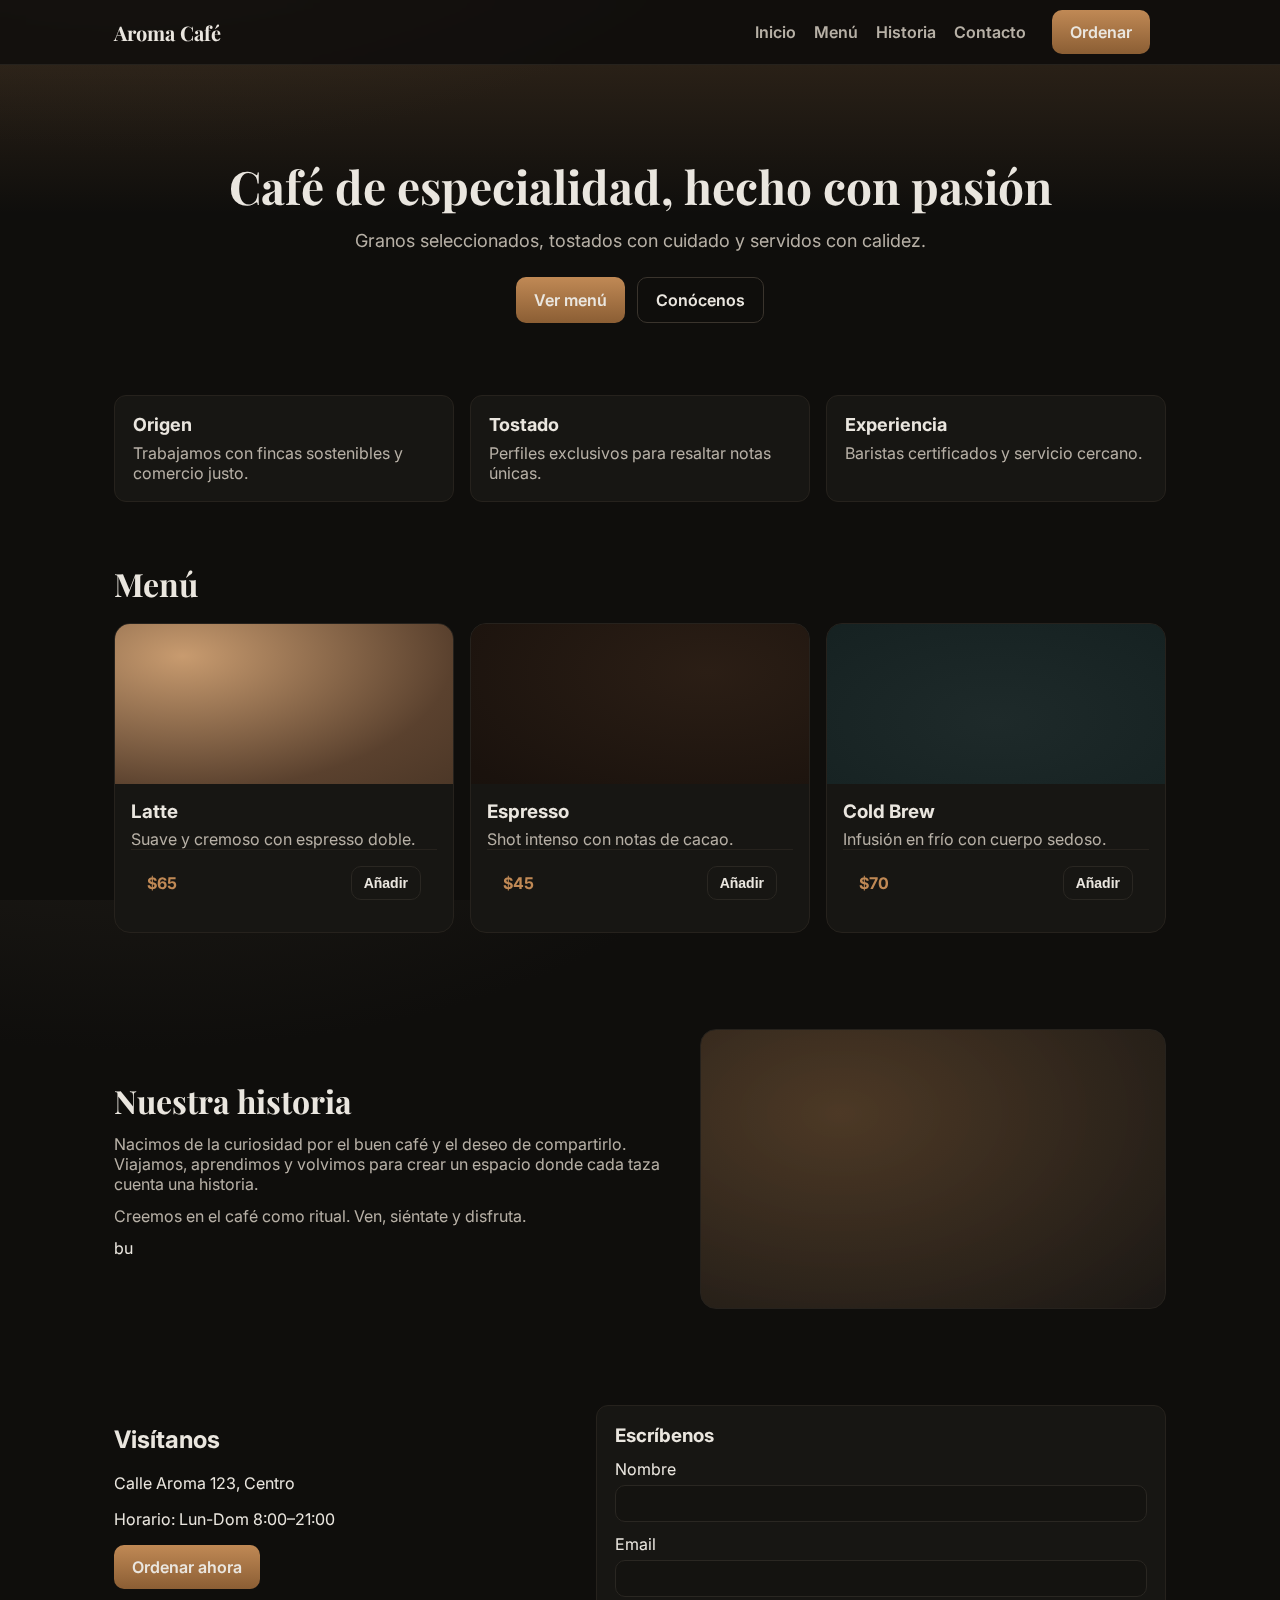
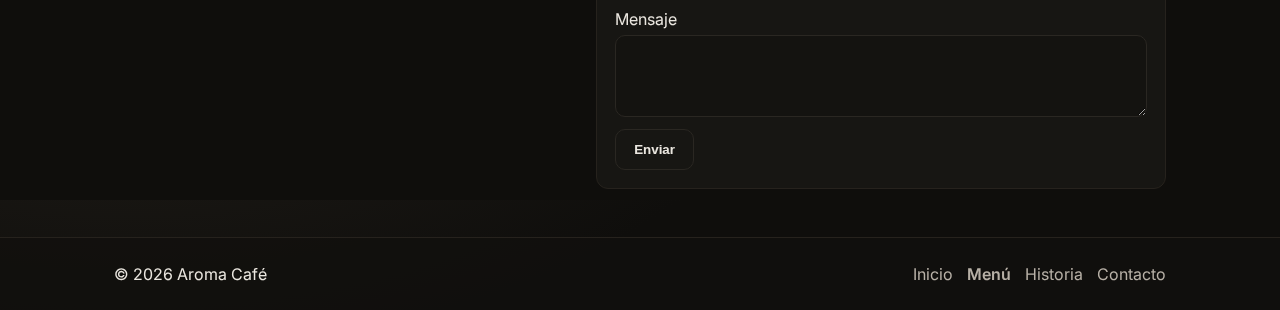
<file: index.html>
<!doctype html>
<html lang="es">
<head>
  <meta charset="utf-8">
  <meta name="viewport" content="width=device-width, initial-scale=1">
  <title>AETHEL COFFE</title>
  <link rel="preconnect" href="https://fonts.googleapis.com">
  <link rel="preconnect" href="https://fonts.gstatic.com" crossorigin>
  <link href="https://fonts.googleapis.com/css2?family=Playfair+Display:wght@400;700&family=Inter:wght@400;600;700&display=swap" rel="stylesheet">
  <link rel="stylesheet" href="styles.css">
</head>
<body>
  <header class="header">
    <div class="container header-inner">
      <a href="#inicio" class="brand">Aroma Café</a>
      <nav class="nav" id="nav">
        <a href="#inicio" class="nav-link">Inicio</a>
        <a href="menu.html" class="nav-link">Menú</a>
        <a href="#historia" class="nav-link">Historia</a>
        <a href="#contacto" class="nav-link">Contacto</a>
        <a href="#ordenar" class="btn btn-primary nav-cta">Ordenar</a>
      </nav>
      <button class="nav-toggle" id="navToggle" aria-label="Abrir menú">
        <span></span><span></span><span></span>
      </button>
    </div>
  </header>

  <main>
    <section id="inicio" class="hero">
      <div class="container hero-inner">
        <h1 class="hero-title wave">Café de especialidad, hecho con pasión</h1>
        <p class="hero-subtitle">Granos seleccionados, tostados con cuidado y servidos con calidez.</p>
        <div class="hero-actions">
          <a href="#menu" class="btn btn-primary">Ver menú</a>
          <a href="#historia" class="btn btn-outline">Conócenos</a>
        </div>
      </div>
    </section>

    <section class="features">
      <div class="container features-grid">
        <div class="feature">
          <h3>Origen</h3>
          <p>Trabajamos con fincas sostenibles y comercio justo.</p>
        </div>
        <div class="feature">
          <h3>Tostado</h3>
          <p>Perfiles exclusivos para resaltar notas únicas.</p>
        </div>
        <div class="feature">
          <h3>Experiencia</h3>
          <p>Baristas certificados y servicio cercano.</p>
        </div>
      </div>
    </section>

    <section id="menu" class="menu">
      <div class="container">
        <h2>Menú</h2>
        <div class="cards">
          <article class="card">
            <div class="card-media latte"></div>
            <div class="card-body">
              <h3>Latte</h3>
              <p>Suave y cremoso con espresso doble.</p>
              <div class="card-footer">
                <span class="price">$65</span>
                <button class="btn btn-small add-btn" data-item="Latte">Añadir</button>
              </div>
            </div>
          </article>
          <article class="card">
            <div class="card-media espresso"></div>
            <div class="card-body">
              <h3>Espresso</h3>
              <p>Shot intenso con notas de cacao.</p>
              <div class="card-footer">
                <span class="price">$45</span>
                <button class="btn btn-small add-btn" data-item="Espresso">Añadir</button>
              </div>
            </div>
          </article>
          <article class="card">
            <div class="card-media coldbrew"></div>
            <div class="card-body">
              <h3>Cold Brew</h3>
              <p>Infusión en frío con cuerpo sedoso.</p>
              <div class="card-footer">
                <span class="price">$70</span>
                <button class="btn btn-small add-btn" data-item="Cold Brew">Añadir</button>
              </div>
            </div>
          </article>
        </div>
      </div>
    </section>

    <section id="historia" class="about">
      <div class="container about-inner">
        <div class="about-text">
          <h2>Nuestra historia</h2>
          <p>Nacimos de la curiosidad por el buen café y el deseo de compartirlo. Viajamos, aprendimos y volvimos para crear un espacio donde cada taza cuenta una historia.</p>
          <p>Creemos en el café como ritual. Ven, siéntate y disfruta.</p>
          bu
        </div>
        <div class="about-media"></div>
      </div>
    </section>

    <section id="contacto" class="contact">
      <div class="container contact-grid">
        <div>
          <h2>Visítanos</h2>
          <p>Calle Aroma 123, Centro</p>
          <p>Horario: Lun-Dom 8:00–21:00</p>
          <a href="#ordenar" class="btn btn-primary">Ordenar ahora</a>
        </div>
        <form class="contact-form" id="contactForm">
          <h3>Escríbenos</h3>
          <label>
            <span>Nombre</span>
            <input type="text" name="nombre" required>
          </label>
          <label>
            <span>Email</span>
            <input type="email" name="email" required>
          </label>
          <label>
            <span>Mensaje</span>
            <textarea name="mensaje" rows="4" required></textarea>
          </label>
          <button type="submit" class="btn">Enviar</button>
        </form>
      </div>
    </section>
  </main>

  <div class="toast" id="toast"></div>

  <footer class="footer">
    <div class="container footer-inner">
      <div>© <span id="year"></span> Aroma Café</div>
      <div class="footer-links">
        <a href="#inicio">Inicio</a>
        <a href="menu.html" class="nav-link">Menú</a>
        <a href="#historia">Historia</a>
        <a href="#contacto">Contacto</a>
      </div>
    </div>
  </footer>

  <script src="app.js"></script>
</body>

</html>
</file>
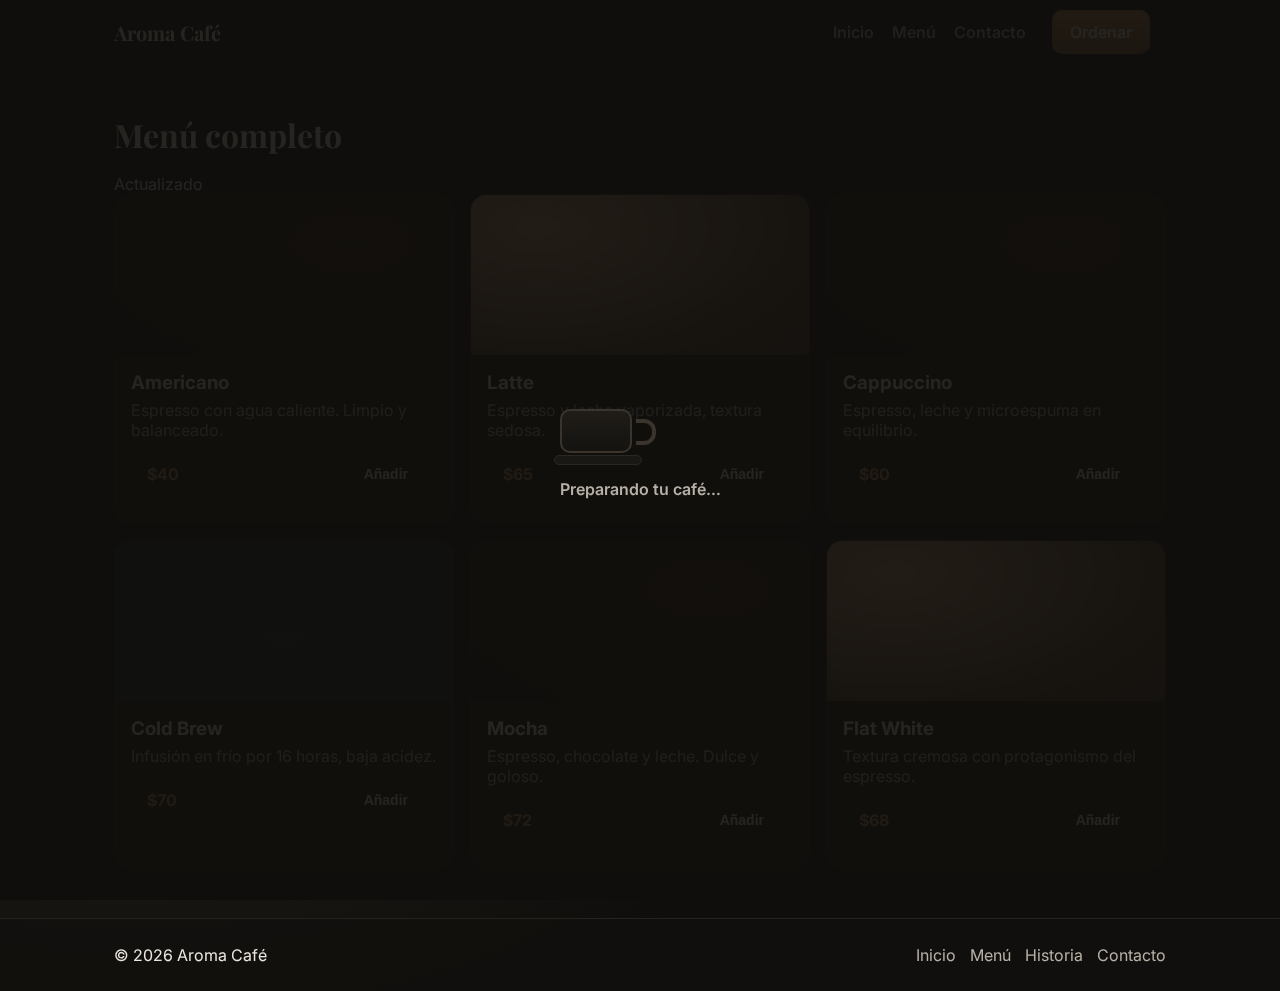
<file: menu.html>
<!-- c:\Users\susis\Documents\trae_projects\cafe\menu.html -->
<!doctype html>
<html lang="es">
<head>
  <meta charset="utf-8">
  <meta name="viewport" content="width=device-width, initial-scale=1">
  <title>Menú — Aroma Café</title>
  <link rel="preconnect" href="https://fonts.googleapis.com">
  <link rel="preconnect" href="https://fonts.gstatic.com" crossorigin>
  <link href="https://fonts.googleapis.com/css2?family=Playfair+Display:wght@400;700&family=Inter:wght@400;600;700&display=swap" rel="stylesheet">
  <link rel="stylesheet" href="styles.css">
  <style>
    .loader{position:fixed;inset:0;background:rgba(15,14,12,.9);display:grid;place-items:center;z-index:100;opacity:1;transition:opacity .4s ease,visibility .4s ease}
    .loader.hide{opacity:0;visibility:hidden}
    .loader-inner{display:grid;gap:14px;text-align:center}
    .label{color:#b7b0a6;font-weight:600}
    .cup{position:relative;width:86px;height:64px}
    .cup-body{position:absolute;left:0;bottom:12px;width:72px;height:44px;border-radius:10px;background:linear-gradient(180deg,#201d18,#141310);border:2px solid #3a342d}
    .cup-handle{position:absolute;right:-10px;bottom:20px;width:20px;height:26px;border:4px solid #3a342d;border-left:none;border-radius:0 12px 12px 0}
    .saucer{position:absolute;left:-6px;bottom:0;width:88px;height:10px;border-radius:50px;background:#1a1815;border:1px solid #2a2722}
    .steam{position:absolute;left:10px;top:-8px;width:60px;height:40px;display:flex;gap:10px}
    .steam span{width:6px;height:6px;background:linear-gradient(180deg, rgba(192,137,85,.8), rgba(192,137,85,0));border-radius:50%;filter:blur(.3px);animation:rise 1.8s infinite ease-in}
    .steam span:nth-child(2){animation-delay:.3s}
    .steam span:nth-child(3){animation-delay:.6s}
    @keyframes rise{0%{transform:translateY(8px);opacity:0}30%{opacity:.8}100%{transform:translateY(-24px);opacity:0}}
  </style>
</head>
<body>
  <div id="loader" class="loader">
    <div class="loader-inner">
      <div class="cup">
        <div class="cup-body"></div>
        <div class="cup-handle"></div>
        <div class="saucer"></div>
      </div>
      <div class="steam">
        <span></span><span></span><span></span>
      </div>
      <div class="label">Preparando tu café…</div>
    </div>
  </div>
  <header class="header">
    <div class="container header-inner">
      <a href="index.html" class="brand">Aroma Café</a>
      <nav class="nav" id="nav">
        <a href="index.html#inicio" class="nav-link">Inicio</a>
        <a href="#menu" class="nav-link">Menú</a>
        <a href="index/index.html#contacto" class="nav-link">Contacto</a>
        <a href="#ordenar" class="btn btn-primary nav-cta">Ordenar</a>
      </nav>
      <button class="nav-toggle" id="navToggle" aria-label="Abrir menú">
        <span></span><span></span><span></span>
      </button>
    </div>
  </header>

  <main id="menu" class="menu">
    <div class="container">
      <div class="section-header">
        <h2>Menú completo</h2>
        <div class="section-link" style="pointer-events:none">Actualizado</div>
      </div>

      <div class="cards">
        <article class="card">
          <div class="card-media espresso"></div>
          <div class="card-body">
            <h3>Americano</h3>
            <p>Espresso con agua caliente. Limpio y balanceado.</p>
            <div class="card-footer">
              <span class="price">$40</span>
              <button class="btn btn-small add-btn" data-item="Americano">Añadir</button>
            </div>
          </div>
        </article>

        <article class="card">
          <div class="card-media latte"></div>
          <div class="card-body">
            <h3>Latte</h3>
            <p>Espresso y leche vaporizada, textura sedosa.</p>
            <div class="card-footer">
              <span class="price">$65</span>
              <button class="btn btn-small add-btn" data-item="Latte">Añadir</button>
            </div>
          </div>
        </article>

        <article class="card">
          <div class="card-media espresso"></div>
          <div class="card-body">
            <h3>Cappuccino</h3>
            <p>Espresso, leche y microespuma en equilibrio.</p>
            <div class="card-footer">
              <span class="price">$60</span>
              <button class="btn btn-small add-btn" data-item="Cappuccino">Añadir</button>
            </div>
          </div>
        </article>

        <article class="card">
          <div class="card-media coldbrew"></div>
          <div class="card-body">
            <h3>Cold Brew</h3>
            <p>Infusión en frío por 16 horas, baja acidez.</p>
            <div class="card-footer">
              <span class="price">$70</span>
              <button class="btn btn-small add-btn" data-item="Cold Brew">Añadir</button>
            </div>
          </div>
        </article>

        <article class="card">
          <div class="card-media espresso"></div>
          <div class="card-body">
            <h3>Mocha</h3>
            <p>Espresso, chocolate y leche. Dulce y goloso.</p>
            <div class="card-footer">
              <span class="price">$72</span>
              <button class="btn btn-small add-btn" data-item="Mocha">Añadir</button>
            </div>
          </div>
        </article>

        <article class="card">
          <div class="card-media latte"></div>
          <div class="card-body">
            <h3>Flat White</h3>
            <p>Textura cremosa con protagonismo del espresso.</p>
            <div class="card-footer">
              <span class="price">$68</span>
              <button class="btn btn-small add-btn" data-item="Flat White">Añadir</button>
            </div>
          </div>
        </article>
      </div>
    </div>
  </main>

  <div class="toast" id="toast"></div>

  <footer class="footer">
    <div class="container footer-inner">
      <div>© <span id="year"></span> Aroma Café</div>
      <div class="footer-links">
        <a href="index/index.html#inicio">Inicio</a>
        <a href="#menu">Menú</a>
        <a href="index/index.html#historia">Historia</a>
        <a href="index/index.html#contacto">Contacto</a>
      </div>
    </div>
  </footer>

  <script>
    const navToggle = document.getElementById('navToggle')
    const nav = document.getElementById('nav')
    const toast = document.getElementById('toast')
    const year = document.getElementById('year')
    const loader = document.getElementById('loader')
    setTimeout(() => {
      if (loader) {
        loader.classList.add('hide')
        setTimeout(() => loader.remove(), 1)
      }
    }, 3000)

    year.textContent = new Date().getFullYear()
    navToggle.addEventListener('click', () => { nav.classList.toggle('open') })

    document.querySelectorAll('.add-btn').forEach(b => {
      b.addEventListener('click', () => {
        const item = b.getAttribute('data-item')
        showToast(item + ' añadido al pedido')
      })
    })

    function showToast(message) {
      toast.textContent = message
      toast.classList.add('show')
      setTimeout(() => toast.classList.remove('show'), 2200)
    }
  </script>
</body>
</html>
</file>
<file: styles.css>
:root {
  --bg: #0f0e0c;
  --surface: #171613;
  --text: #eae6df;
  --muted: #b7b0a6;
  --accent: #c08955;
  --accent-2: #8b5e34;
  --green: #3fa37a;
  --red: #d45b5b;
}

* {
  box-sizing: border-box;
}

html, body {
  height: 100%;
}

body {
  margin: 0;
  font-family: Inter, system-ui, -apple-system, Segoe UI, Roboto, Arial, sans-serif;
  color: var(--text);
  background: radial-gradient(1200px 600px at 10% -20%, #201d18 0%, #0f0e0c 55%), #0f0e0c;
}

.container {
  max-width: 1100px;
  margin: 0 auto;
  padding: 0 24px;
}

.btn {
  display: inline-flex;
  align-items: center;
  justify-content: center;
  gap: 8px;
  padding: 12px 18px;
  border-radius: 10px;
  background: var(--surface);
  color: var(--text);
  border: 1px solid #2a2722;
  text-decoration: none;
  font-weight: 600;
  transition: transform .1s ease, background .2s ease, box-shadow .2s ease;
}

.btn:hover {
  transform: translateY(-1px);
  box-shadow: 0 8px 24px rgba(0,0,0,.35);
}

.btn:active {
  transform: translateY(0);
}

.btn-primary {
  background: linear-gradient(180deg, var(--accent) 0%, var(--accent-2) 100%);
  border: none;
}

.btn-outline {
  background: transparent;
  border: 1px solid #3a342d;
}

.btn-small {
  padding: 8px 12px;
  font-size: 14px;
}

.header {
  position: sticky;
  top: 0;
  z-index: 50;
  backdrop-filter: saturate(160%) blur(10px);
  background: rgba(18,16,14,.65);
  border-bottom: 1px solid #26221d;
}

.header-inner {
  display: grid;
  grid-template-columns: 1fr auto auto;
  align-items: center;
  gap: 16px;
  height: 64px;
}

.brand {
  font-family: Playfair Display, serif;
  font-size: 20px;
  font-weight: 700;
  text-decoration: none;
  color: var(--text);
}

.nav {
  display: none;
  align-items: center;
  gap: 18px;
}

.nav-link {
  color: var(--muted);
  text-decoration: none;
  font-weight: 600;
}

.nav-link:hover {
  color: var(--text);
}

.nav-cta {
  margin-left: 8px;
}

.nav-toggle {
  width: 44px;
  height: 44px;
  display: inline-flex;
  align-items: center;
  justify-content: center;
  background: transparent;
  border: 1px solid #2a2722;
  border-radius: 10px;
  cursor: pointer;
}

.nav-toggle span {
  display: block;
  width: 20px;
  height: 2px;
  background: var(--text);
  margin: 2px 0;
}

@media (min-width: 860px) {
  .nav { display: flex }
  .nav-toggle { display: none }
}

.hero {
  padding: 96px 0 40px;
  background: linear-gradient(180deg, rgba(192,137,85,.15) 0%, rgba(15,14,12,0) 50%);
}

.hero-inner {
  display: grid;
  gap: 18px;
  text-align: center;
}

.hero-title {
  font-family: Playfair Display, serif;
  font-size: 46px;
  line-height: 1.1;
  margin: 0;
  transition: transform .25s ease, text-shadow .25s ease, letter-spacing .25s ease;
}
.hero-title:hover {
  transform: translateY(-3px) scale(1.02);
  letter-spacing: .2px;
  text-shadow: 0 4px 20px rgba(192,137,85,.25);
}
.hero-title.wave span {
  display: inline-block;
  transition: transform .12s ease;
  will-change: transform;
}

.hero-subtitle {
  color: var(--muted);
  font-size: 18px;
  margin: 0 0 8px;
}

.hero-actions {
  display: inline-flex;
  gap: 12px;
  justify-content: center;
}

.features {
  padding: 32px 0 12px;
}

.features-grid {
  display: grid;
  grid-template-columns: 1fr;
  gap: 16px;
}

.feature {
  background: var(--surface);
  border: 1px solid #26221d;
  border-radius: 12px;
  padding: 18px;
}

.feature h3 {
  margin: 0 0 8px;
  font-size: 18px;
}

.feature p { margin: 0; color: var(--muted) }

.menu {
  padding: 48px 0;
}

.menu h2 {
  font-family: Playfair Display, serif;
  font-size: 32px;
  margin: 0 0 18px;
}

.cards {
  display: grid;
  grid-template-columns: 1fr;
  gap: 16px;
}

.card {
  background: var(--surface);
  border: 1px solid #26221d;
  border-radius: 16px;
  overflow: hidden;
}

.card-media {
  height: 160px;
  background-size: cover;
  background-position: center;
}

.latte { background-image: radial-gradient(600px 300px at 20% 20%, #c89b6f 0%, #5a412e 45%, #2e2218 100%) }
.espresso { background-image: radial-gradient(600px 300px at 70% 30%, #2b1e15 0%, #1a120d 50%, #0f0e0c 100%) }
.coldbrew { background-image: radial-gradient(600px 300px at 50% 60%, #1e2a2a 0%, #142020 50%, #0f1515 100%) }

.card-body { padding: 16px }
.card-body h3 { margin: 0 0 6px }
.card-body p { margin: 0; color: var(--muted) }

.card-footer {
  display: flex;
  align-items: center;
  justify-content: space-between;
  padding: 16px;
  border-top: 1px solid #26221d;
}

.price {
  font-weight: 700;
  color: var(--accent);
}

@media (min-width: 720px) {
  .cards { grid-template-columns: repeat(3, 1fr) }
  .features-grid { grid-template-columns: repeat(3, 1fr) }
}

.about { padding: 48px 0 }
.about-inner { display: grid; gap: 16px }
.about-text h2 {
  font-family: Playfair Display, serif;
  font-size: 32px;
  margin: 0 0 12px;
}
.about-text p { margin: 0 0 12px; color: var(--muted) }
.about-media {
  height: 280px;
  border-radius: 16px;
  border: 1px solid #26221d;
  background: radial-gradient(800px 500px at 30% 30%, rgba(192,137,85,.35) 0%, rgba(24,22,20,.9) 60%, rgba(15,14,12,1) 100%);
}

@media (min-width: 920px) {
  .about-inner { grid-template-columns: 1.1fr .9fr; align-items: center }
}

.contact { padding: 48px 0 }
.contact-grid { display: grid; gap: 16px }
.contact-form {
  background: var(--surface);
  border: 1px solid #26221d;
  border-radius: 12px;
  padding: 18px;
}
.contact-form h3 { margin: 0 0 12px }
.contact-form label { display: grid; gap: 6px; margin-bottom: 12px }
.contact-form input, .contact-form textarea {
  width: 100%;
  padding: 10px 12px;
  border-radius: 10px;
  border: 1px solid #2a2722;
  background: #141310;
  color: var(--text);
}

@media (min-width: 780px) {
  .contact-grid { grid-template-columns: .9fr 1.1fr }
}

.toast {
  position: fixed;
  left: 50%;
  bottom: 24px;
  transform: translateX(-50%) translateY(20px);
  background: #13110f;
  border: 1px solid #2a2722;
  color: var(--text);
  padding: 12px 18px;
  border-radius: 12px;
  opacity: 0;
  pointer-events: none;
  transition: transform .2s ease, opacity .2s ease;
}

.toast.show {
  opacity: 1;
  transform: translateX(-50%) translateY(0);
}

.footer {
  border-top: 1px solid #26221d;
  background: rgba(18,16,14,.75);
}
.footer-inner {
  display: flex;
  align-items: center;
  justify-content: space-between;
  height: 72px;
}
.footer-links { display: flex; gap: 14px }
.footer a { color: var(--muted); text-decoration: none }
.footer a:hover { color: var(--text) }

.open { display: flex }
</file>
